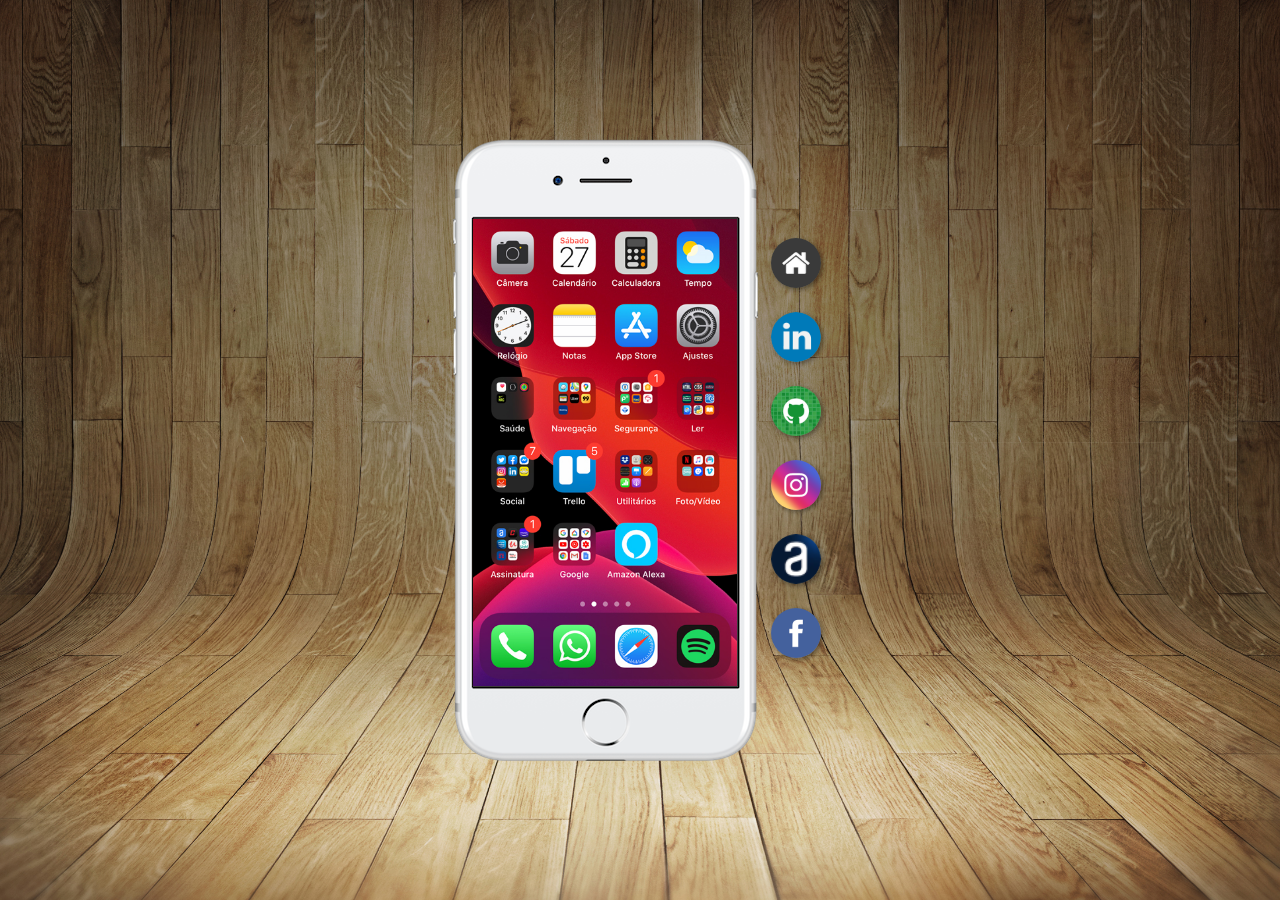
<file: index.html>
<!DOCTYPE html>
<html lang="pt-Br">
<head>
    <meta charset="UTF-8">
    <meta name="viewport" content="width=device-width, initial-scale=1.0">
    <title>Projeto Redes Sociais</title>
    <link rel="shortcut icon" href="images/favicon.ico" type="image/x-icon">
    <link rel="stylesheet" href="./styles/style.css">
</head>
<body>
    <main>
        <section id="cellphone">
            <iframe src="pages/home.html" frameborder="0" name="screen" id="screen">Seu navegador não é compatível com isso.</iframe>
        </section>

        <section id="social">
            <a href="pages/home.html" target="screen">
                <img src="images/logo-home.jpg" alt="Home">
            </a>
            <a href="pages/linkedin.html" target="screen">
                <img src="images/logo-linkedin.png" alt="Youtube">
            </a>
            <a href="pages/github.html" target="screen">
                <img src="images/logo-github.jpg" alt="GitHub">
            </a>
            <a href="pages/instagram.html" target="screen">
                <img src="images/logo-instagram.jpg" alt="Instagram">
            </a>
            <a href="pages/alura.html" target="screen">
                <img src="images/logo-alura.png" alt="Alura">
            </a>
            <a href="pages/facebook.html" target="screen">
                <img src="images/logo-facebook.jpg" alt="Facebook">
            </a>
            
        </section>
    </main>
</body>
</html>
</file>
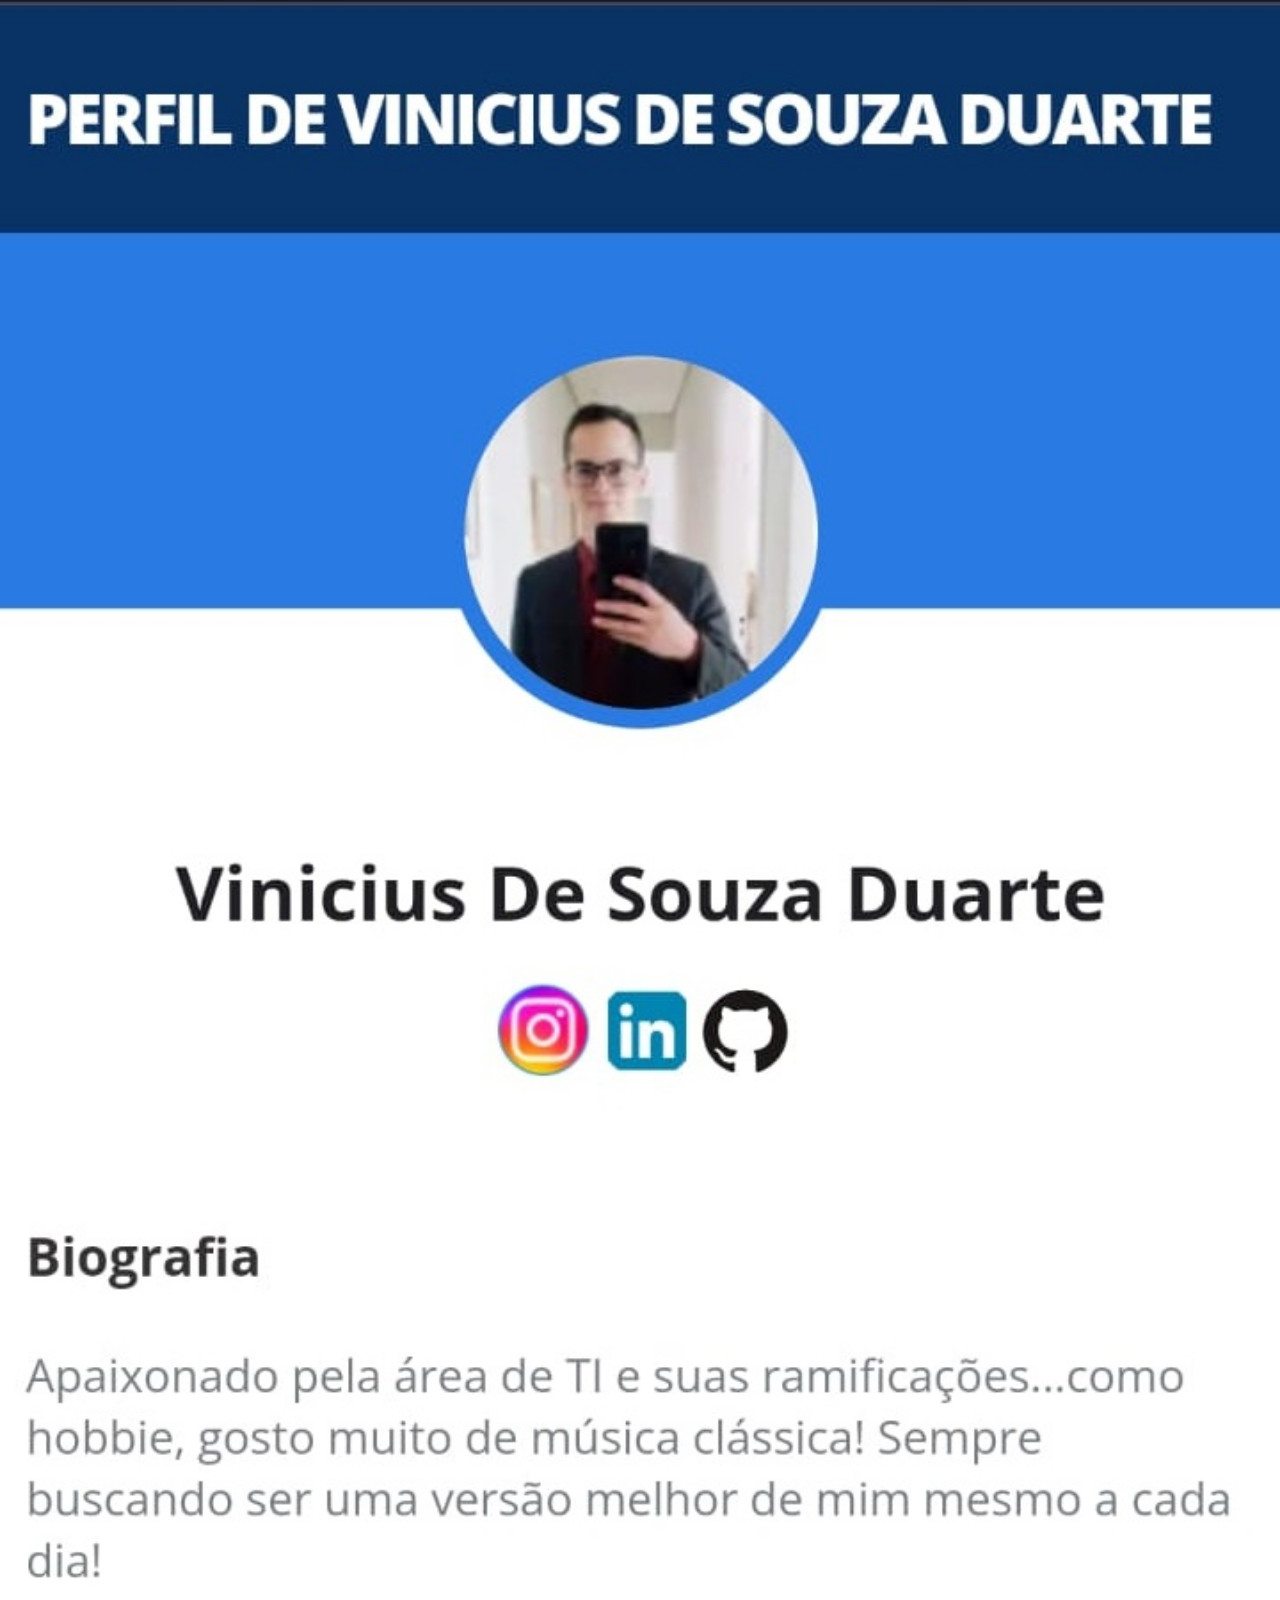
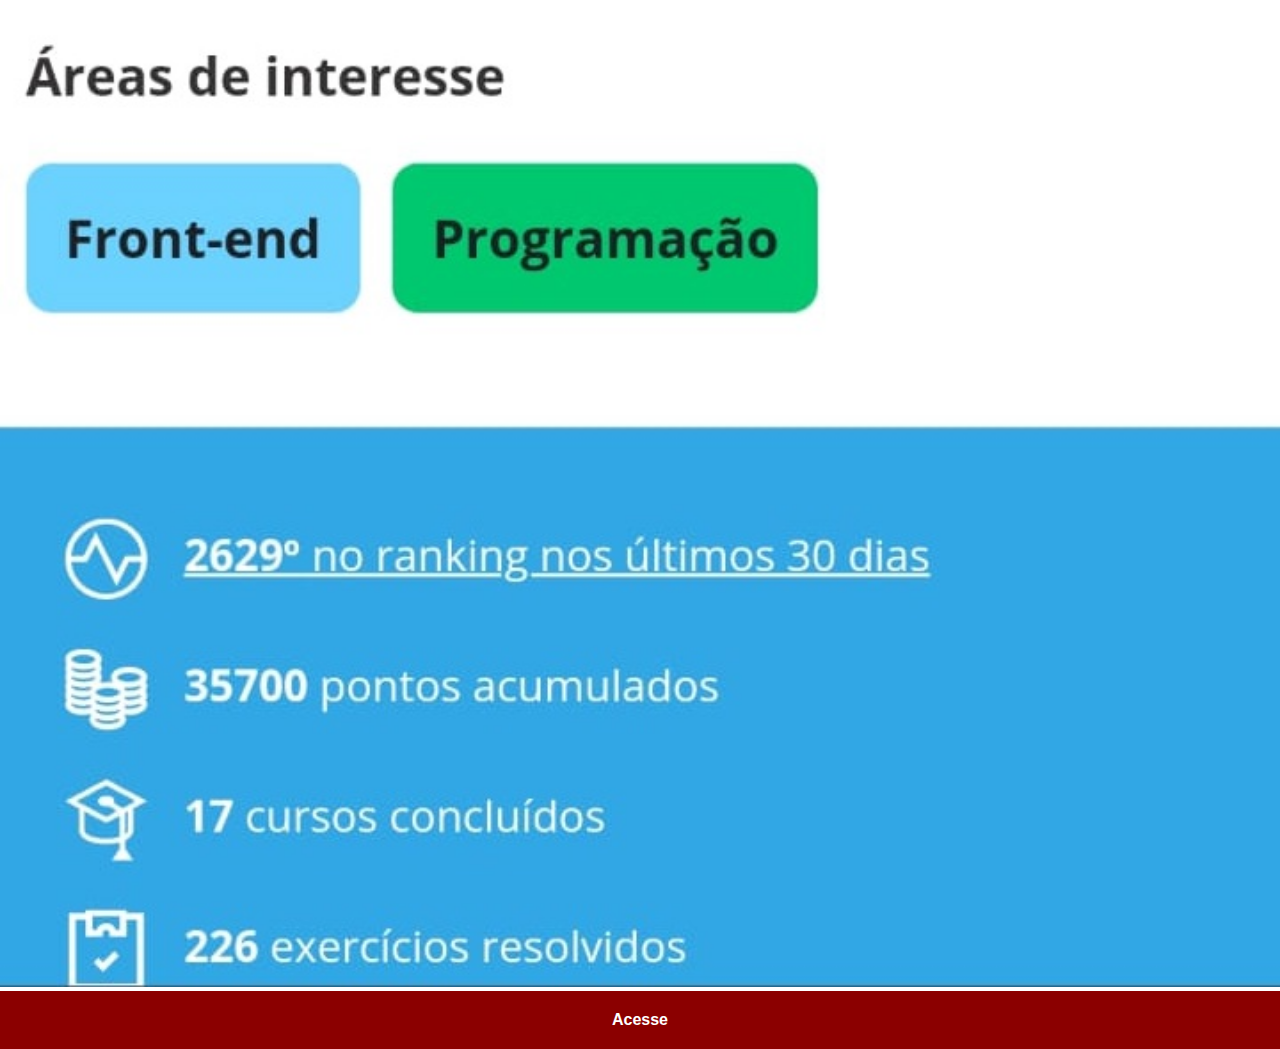
<file: pages/alura.html>
<!DOCTYPE html>
<html lang="pt-Br">
<head>
    <meta charset="UTF-8">
    <meta name="viewport" content="width=device-width, initial-scale=1.0">
    <title>Alura</title>
    <link rel="stylesheet" href="../styles/social.css">
</head>
<body>
    <img src="../images/alura-page.jpeg" alt="Alura">
    <a href="https://cursos.alura.com.br/user/vsduartestudy" target="_blank">Acesse</a>
</body>
</html>
</file>
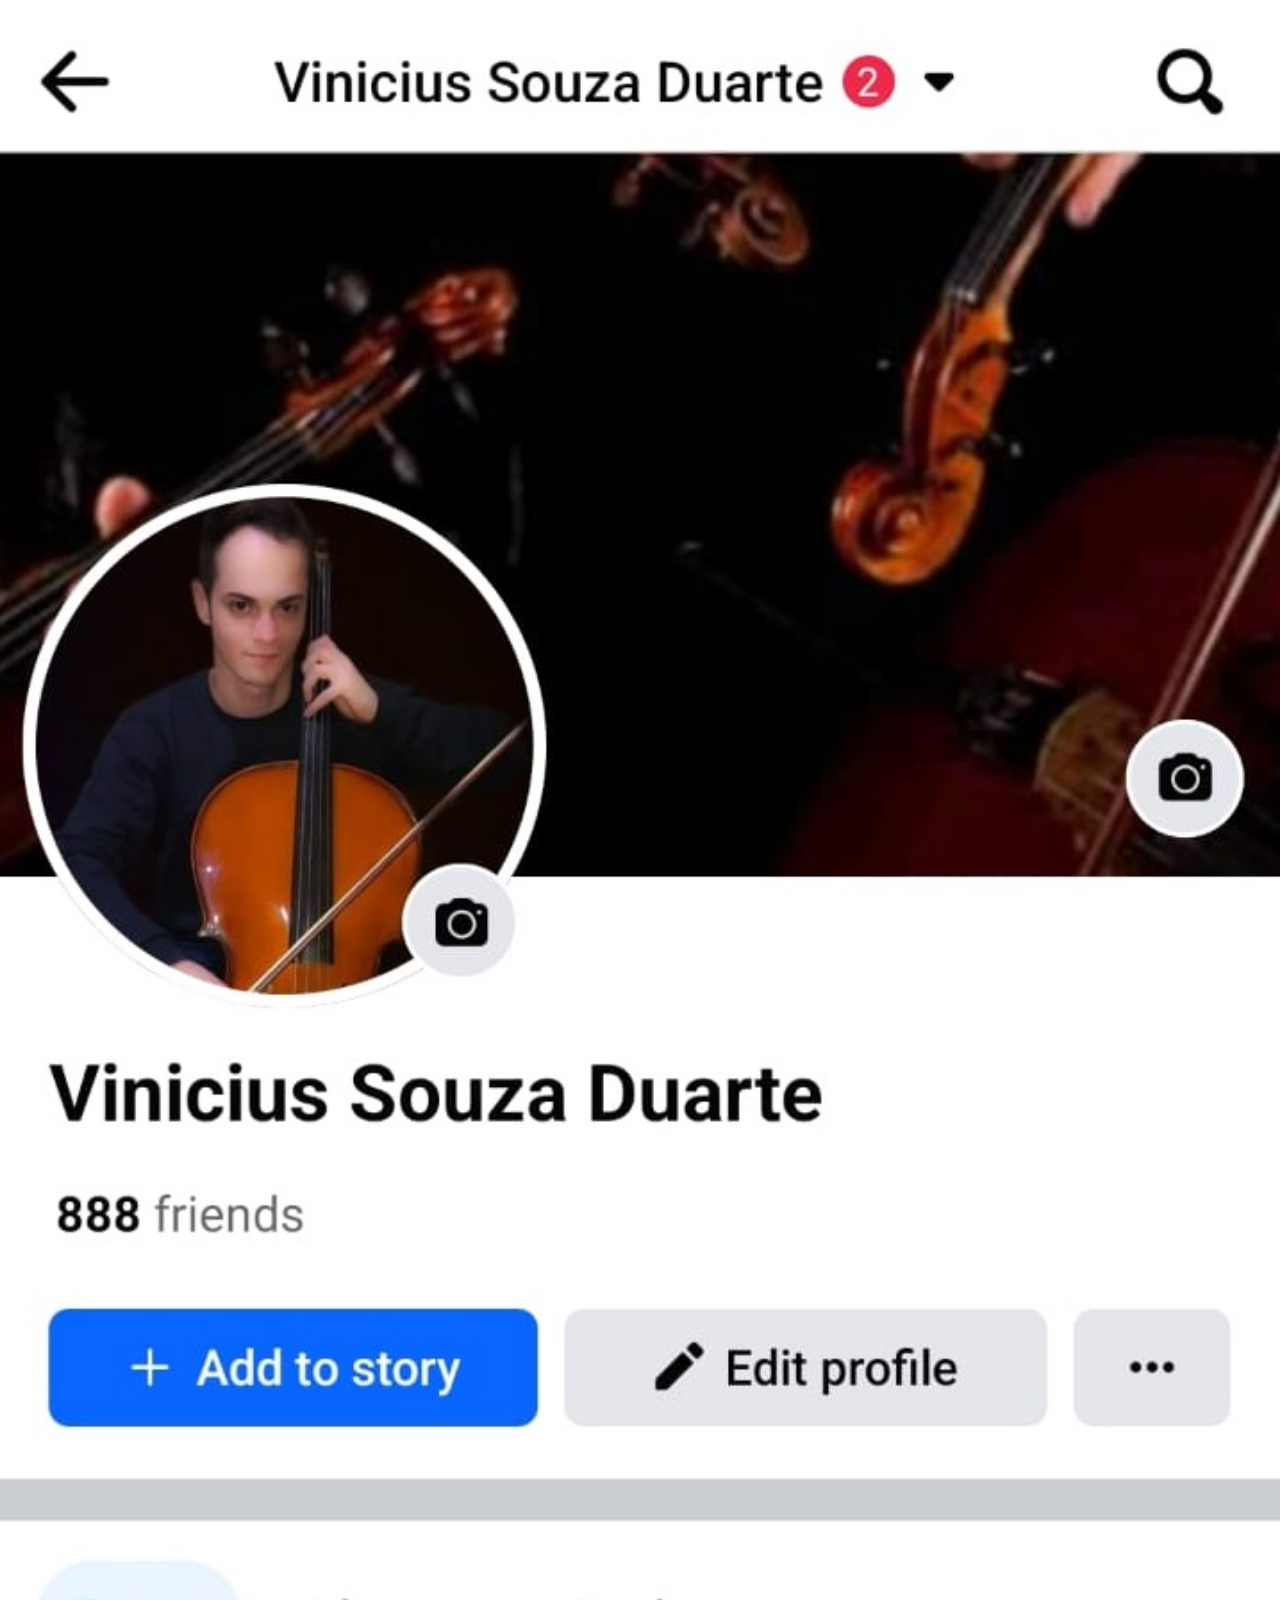
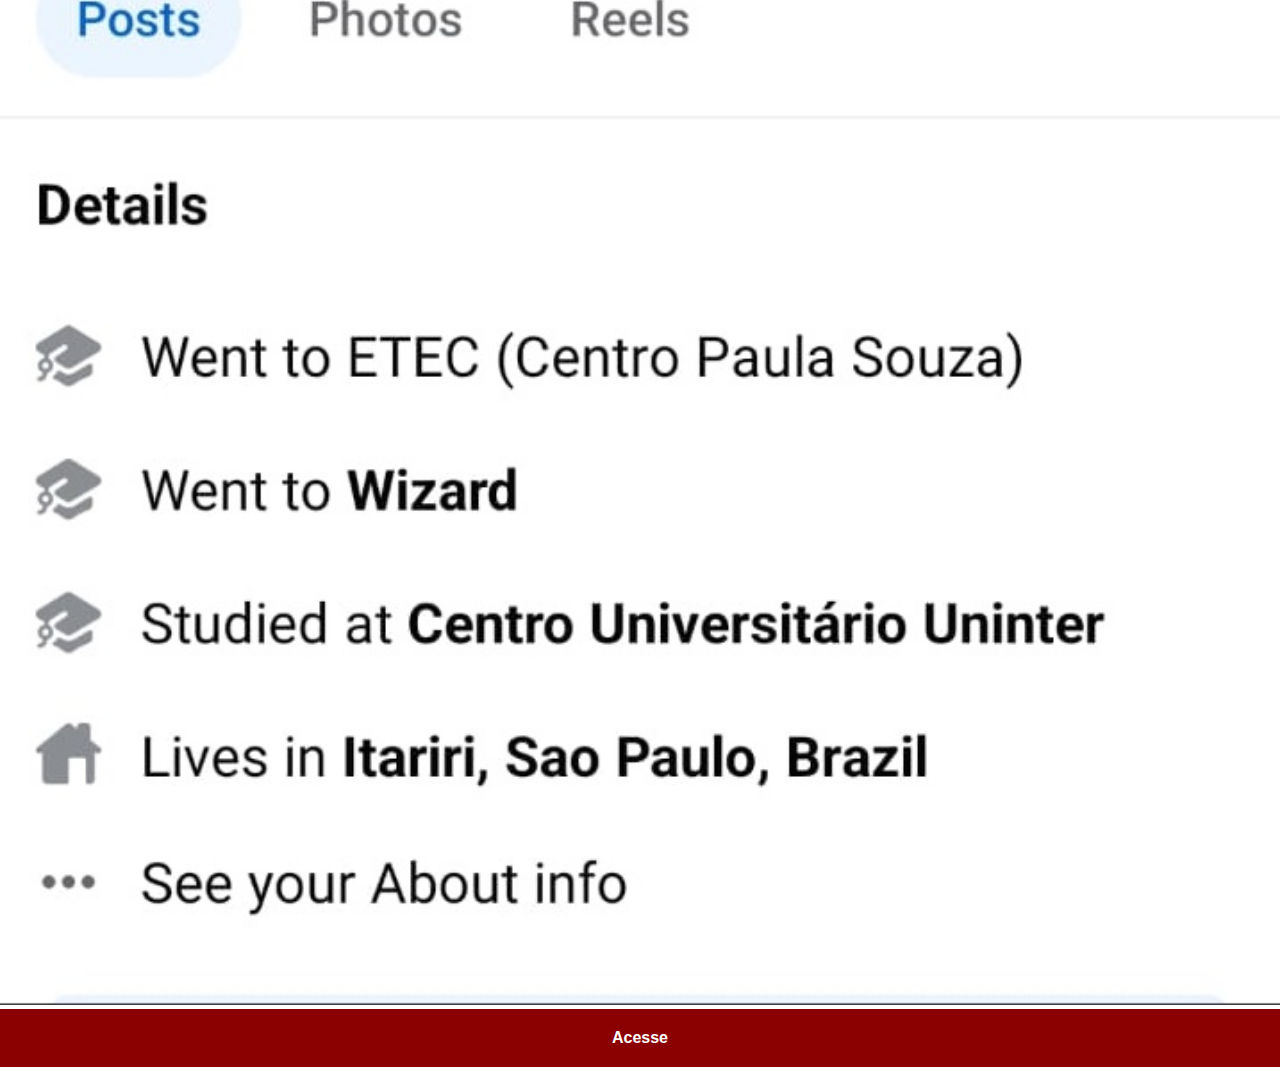
<file: pages/facebook.html>
<!DOCTYPE html>
<html lang="en">
<head>
    <meta charset="UTF-8">
    <meta name="viewport" content="width=device-width, initial-scale=1.0">
    <title>Facebook</title>
    <link rel="stylesheet" href="../styles/social.css">
</head>
<body>
    <img src="../images/facebook-page.jpeg" alt="Facebook">
    <a href="https://www.facebook.com/vinicius.souzaduarte.7?sfnsn=wiwspwa&mibextid=RUbZ1f" target="_blank">Acesse</a>
</body>
</html>
</file>
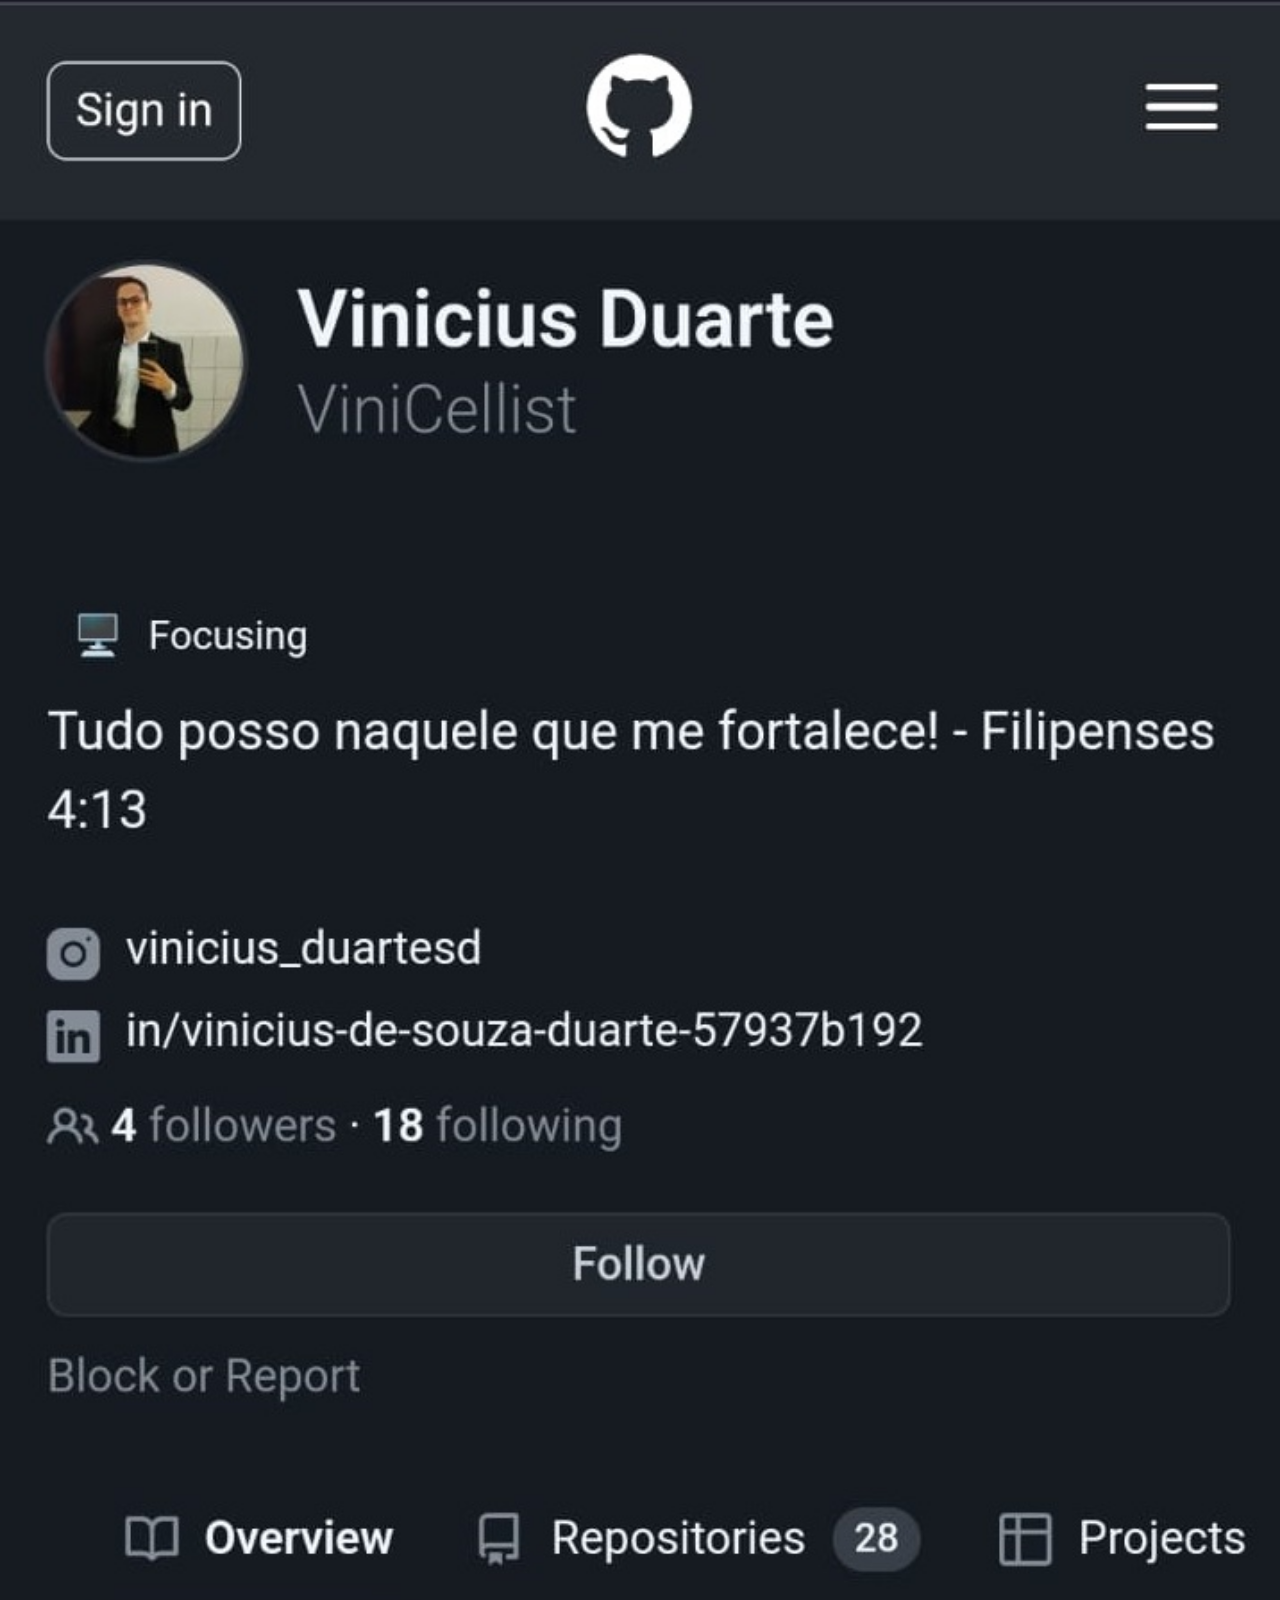
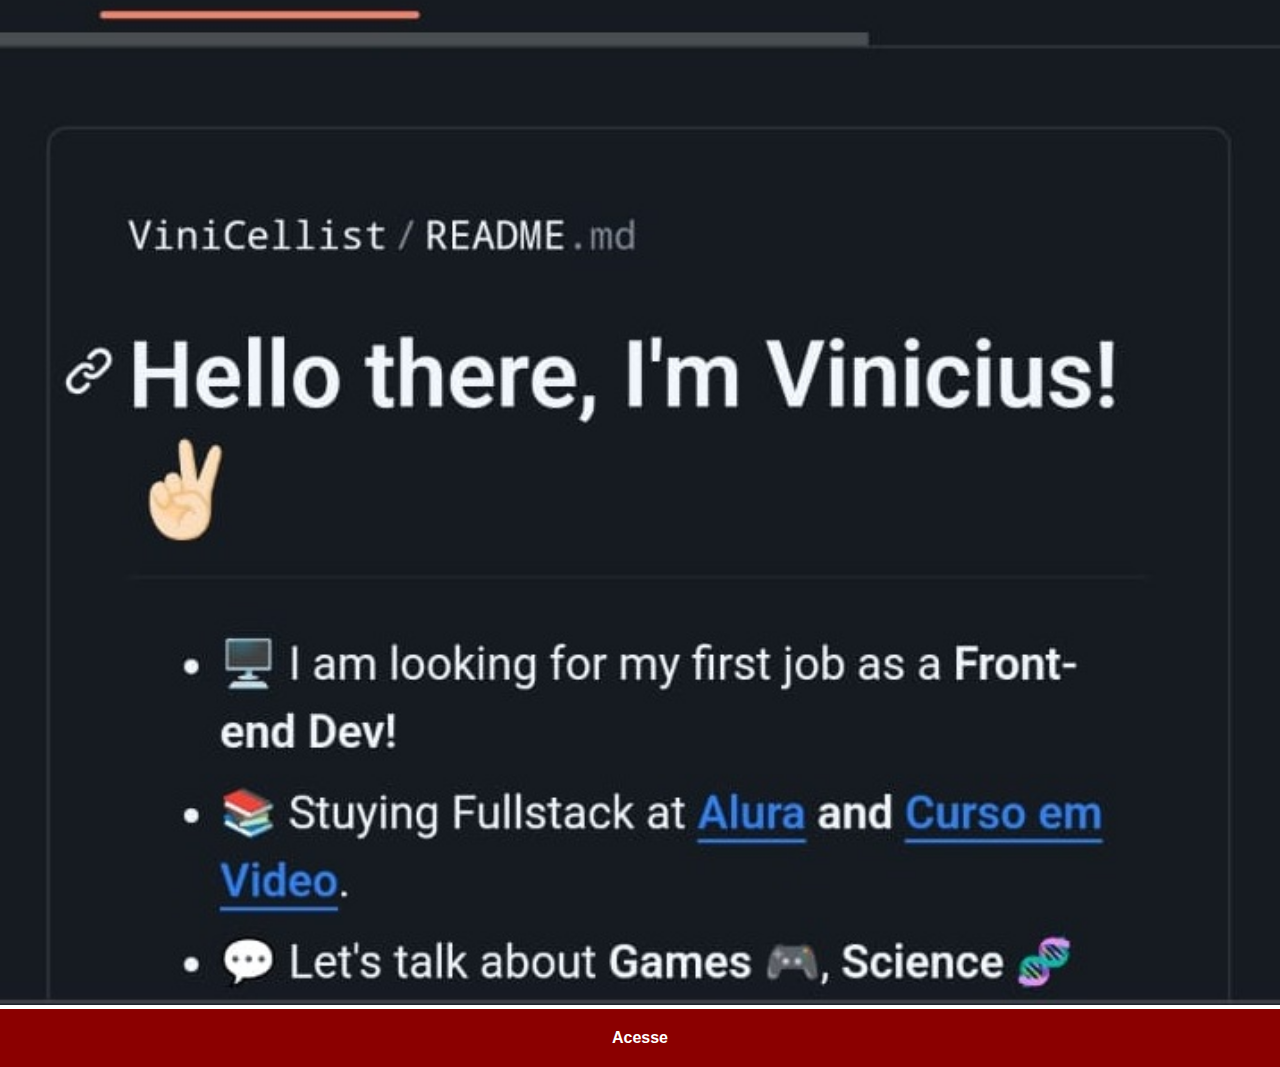
<file: pages/github.html>
<!DOCTYPE html>
<html lang="pt-Br">
<head>
    <meta charset="UTF-8">
    <meta name="viewport" content="width=device-width, initial-scale=1.0">
    <title>GitHub</title>
    <link rel="stylesheet" href="../styles/social.css">
</head>
<body>
    <img src="../images/github-page.jpeg" alt="GitHub">
    <a href="https://github.com/ViniCellist" target="_blank">Acesse</a>
</body>
</html>
</file>
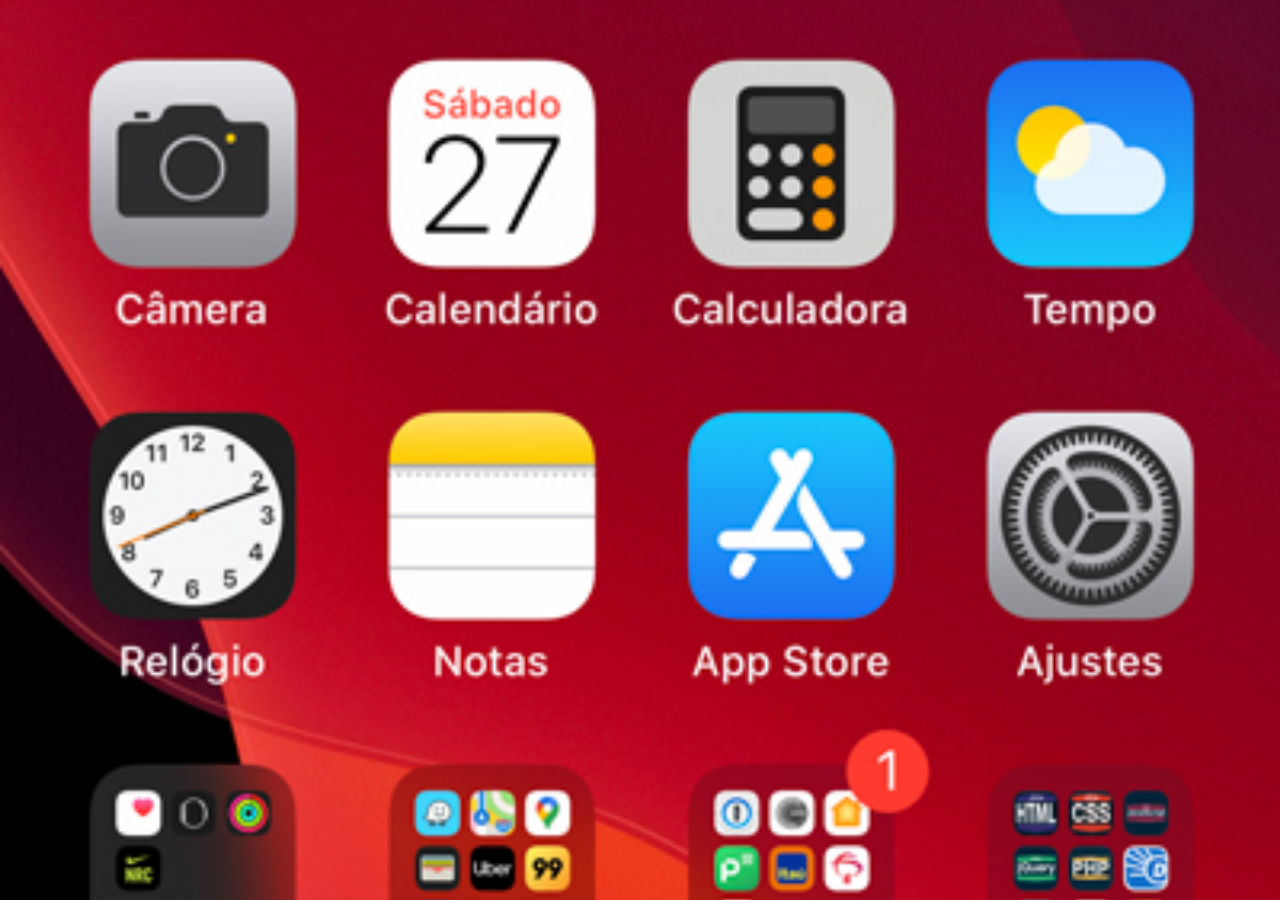
<file: pages/home.html>
<!DOCTYPE html>
<html lang="pt-Br">
<head>
    <meta charset="UTF-8">
    <meta name="viewport" content="width=device-width, initial-scale=1.0">
    <title>Home</title>
    <style>
        * {
            margin: 0;
            padding: 0;
        }

        body {
            width:100vw;
            height: 100vh;
            background: black url("../images/tela-home.jpg") no-repeat top center;
            background-size: cover;
        }
    </style>
</head>
<body>
    
</body>
</html>
</file>
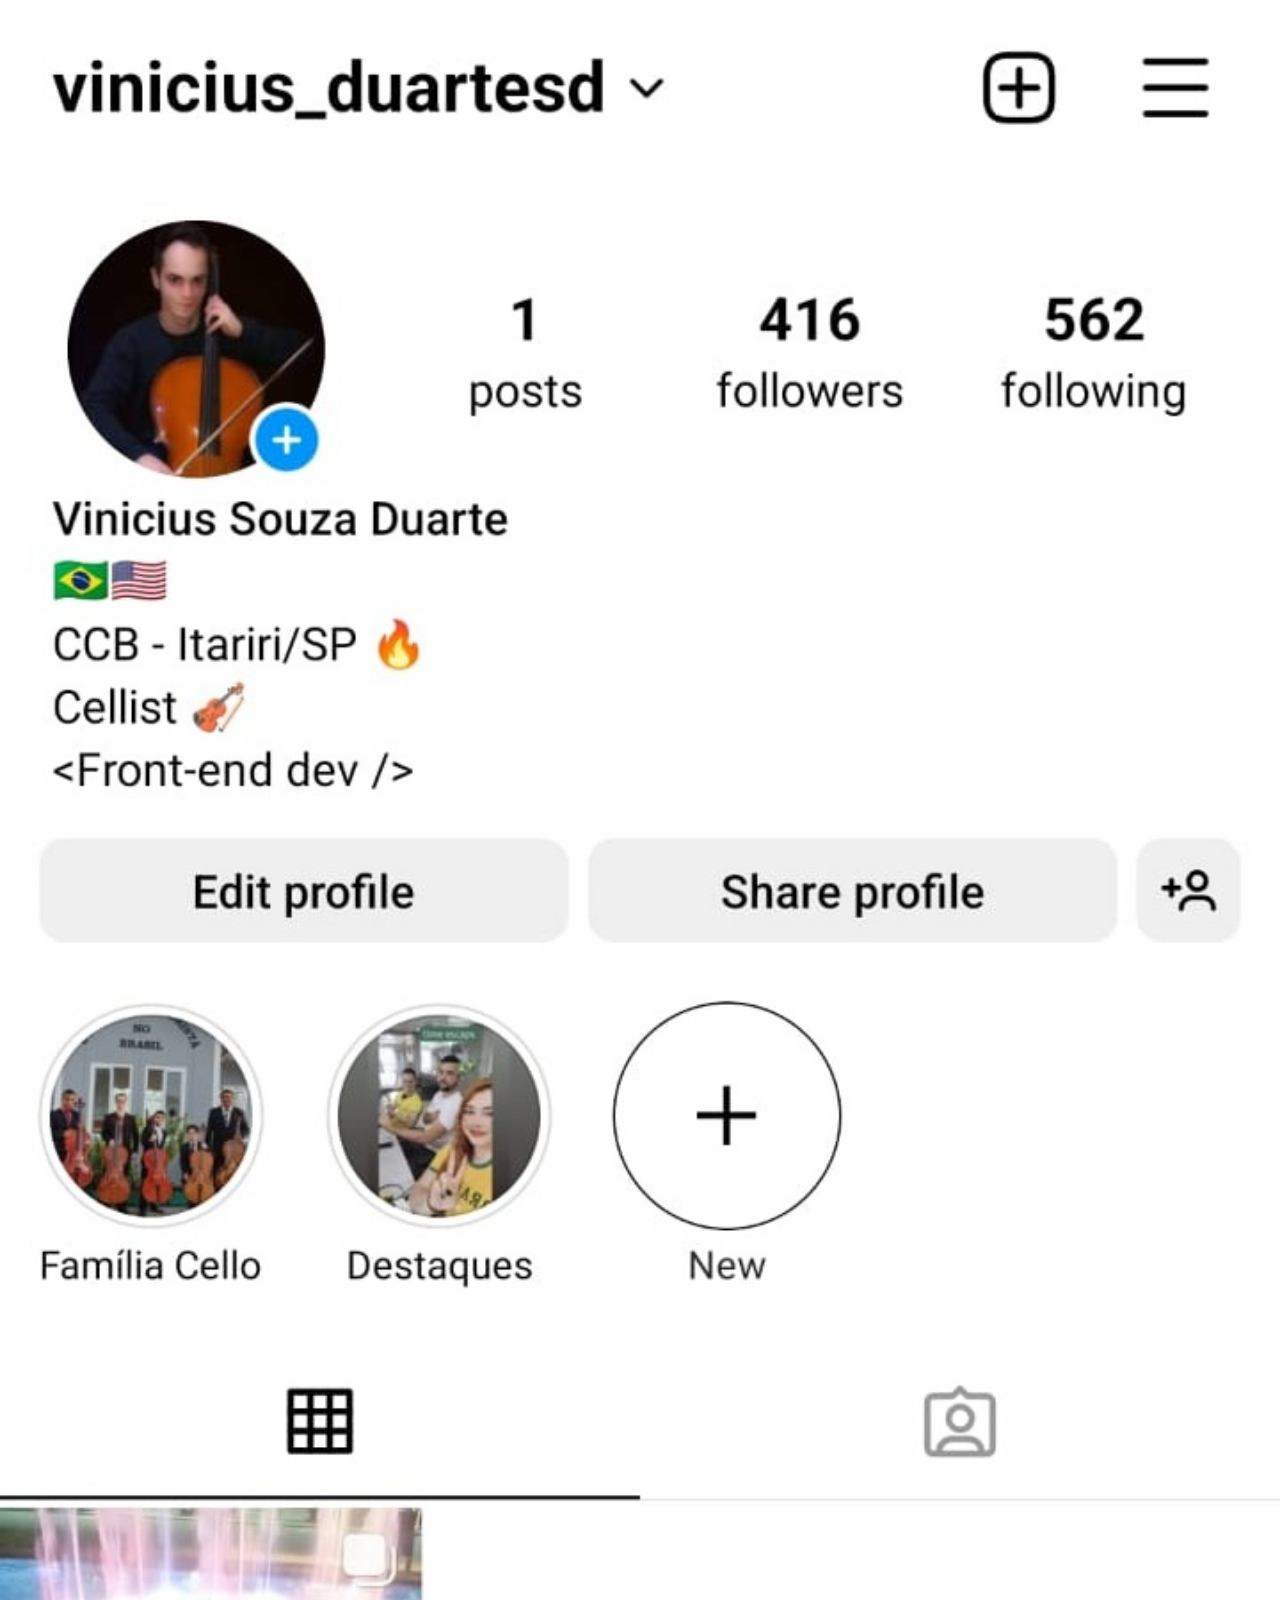
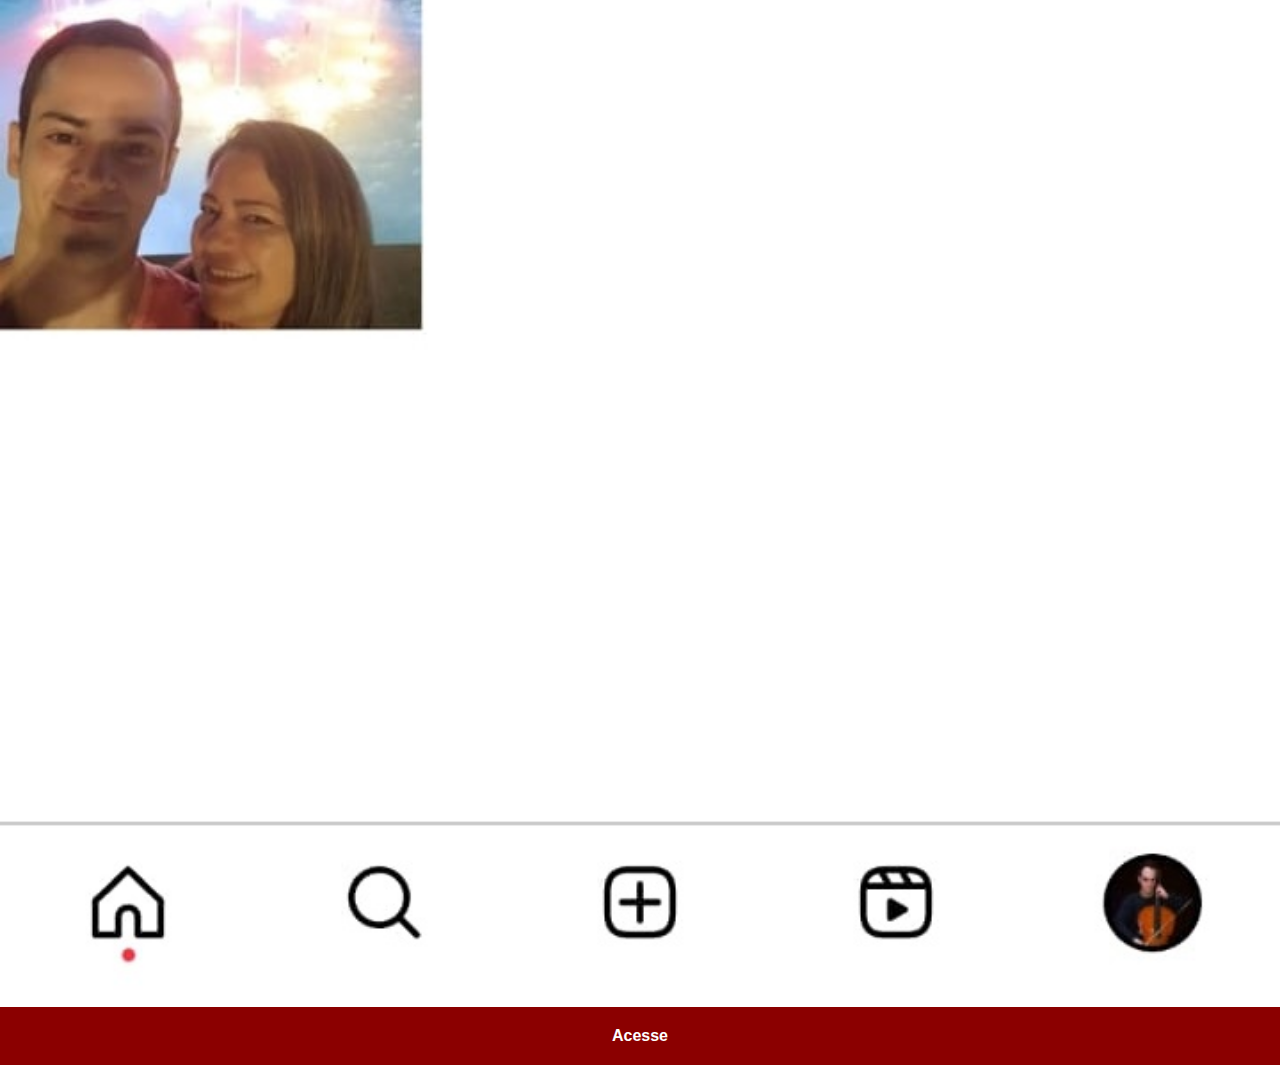
<file: pages/instagram.html>
<!DOCTYPE html>
<html lang="pt-Br">
<head>
    <meta charset="UTF-8">
    <meta name="viewport" content="width=device-width, initial-scale=1.0">
    <title>Instagram</title>
    <link rel="stylesheet" href="../styles/social.css">
</head>
<body>
    <img src="../images/instagram-page.jpeg" alt="Instagram">
    <a href="https://www.instagram.com/vinicius_duartesd/" target="_blank">Acesse</a>
</body>
</html>
</file>
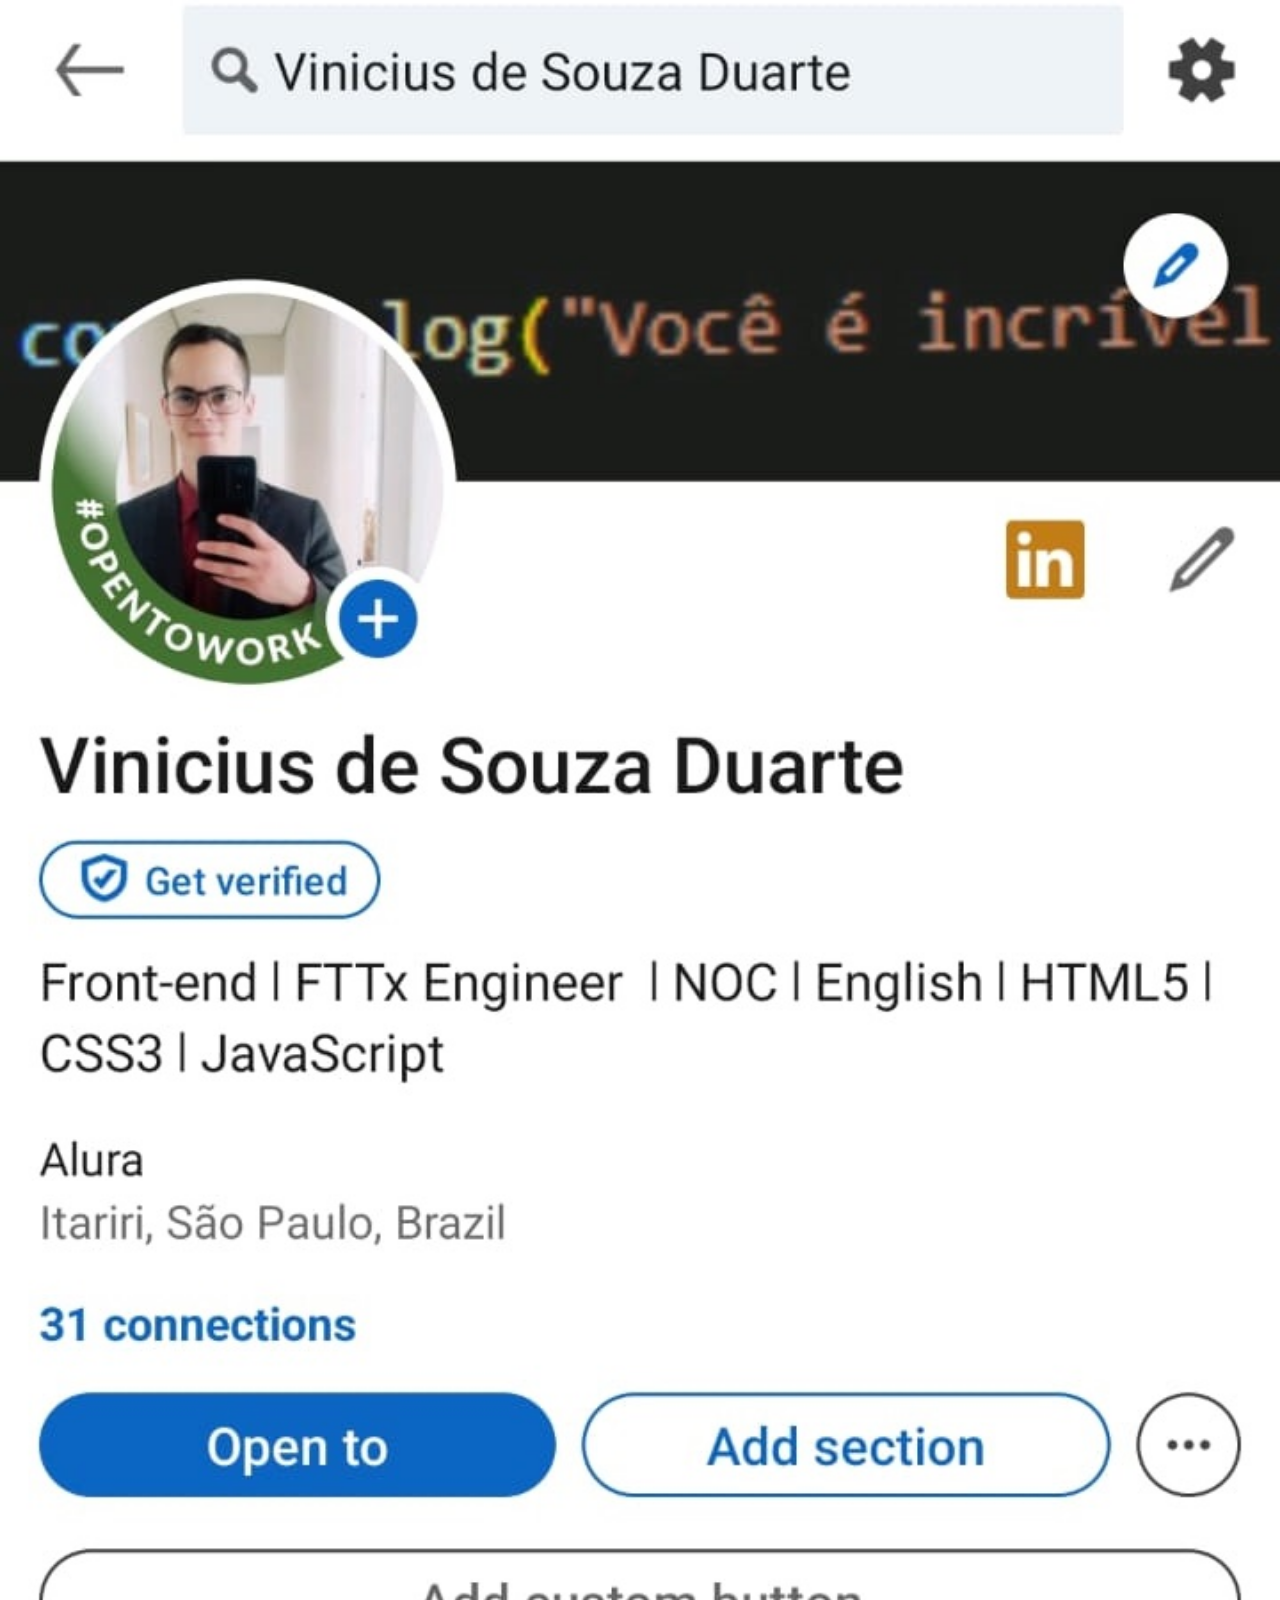
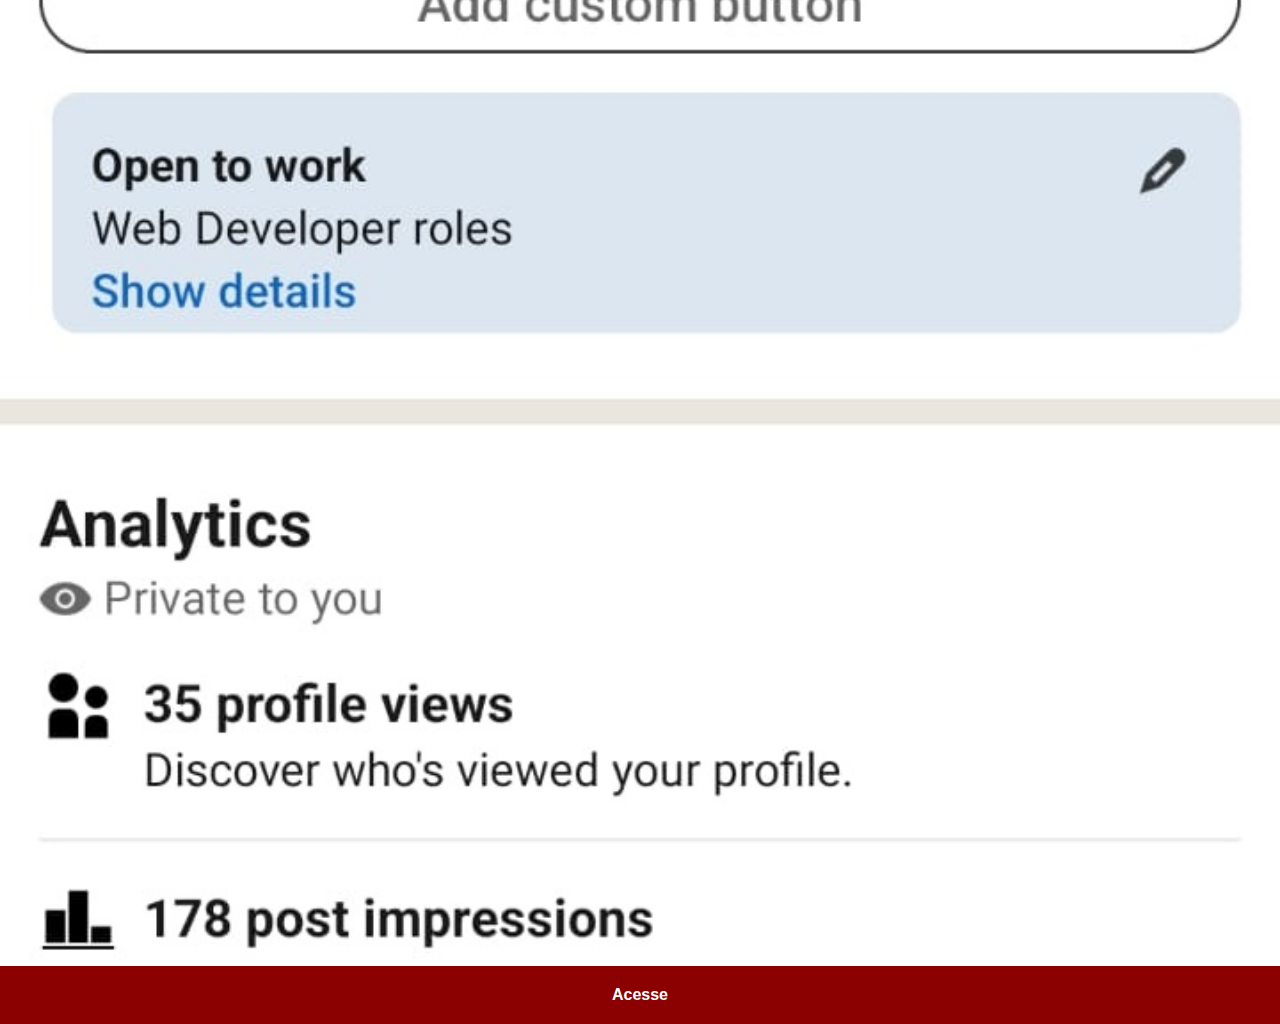
<file: pages/linkedin.html>
<!DOCTYPE html>
<html lang="pt-Br">
<head>
    <meta charset="UTF-8">
    <meta name="viewport" content="width=device-width, initial-scale=1.0">
    <title>Youtube</title>
    <link rel="stylesheet" href="../styles/social.css">
</head>
<body>
    <img src="../images/linkedin-page.jpeg" alt="Youtube">
    <a href="https://www.linkedin.com/in/viniciussouzaduarte/" target="_blank">Acesse</a>
</body>
</html>
</file>
<file: styles/style.css>
@charset "UTF-8";

* {
    margin: 0;
    padding: 0;
    font-family: Arial, Helvetica, sans-serif;
}

html, body {
    height: 100vh;
    width: 100vw;
    background-color: black;
}

body {
    background-image: url("../images/fundo-madeira.jpg");
    background-repeat: no-repeat;
    background-size: cover;
    background-attachment: fixed;
}

main {
    width: 100%;
    height: 100%;
    display: flex;
    align-items: center;
    justify-content: center;
}

    #cellphone {
        height: 39.188rem;
        width: 19.438rem;
        background-image: url("../images/frame-iphone.png");
        background-repeat: no-repeat;
        display: flex;
        justify-content: center;
        align-items: center;
    }

        #screen {
            width: 16.5rem;
            height: 29.2rem;
            margin-top: 0.3rem;
        }

    #social {
        display: flex;
        flex-direction: column;
        
    }

    #social img {
        width: 3.125rem;
        margin: 0.625rem;
        border-radius: 50%;
        box-shadow: 2px 2px 5px rgba(0, 0, 0, 0.400);
        box-sizing: border-box;
    }

    #social img:hover {
        border: 2px solid white;
        transform: translate(-3px, -3px);
        box-shadow: 5px 5px 10px black;
        transition: transform 0.3s;
    }
</file>
<file: styles/social.css>
* {
    margin: 0;
    padding: 0;
    font-family: Arial, Helvetica, sans-serif;
}

::-webkit-scrollbar {
    width: 0px;
    height: 0px;
}

img {
    width: 100vw;
}

a {
    display: block;
    background-color: darkred;
    color: white;
    padding: 1.25rem;
    text-align: center;
    font-weight: bolder;
    text-decoration: none;
}

a:hover {
    background-color: red;
}
</file>
